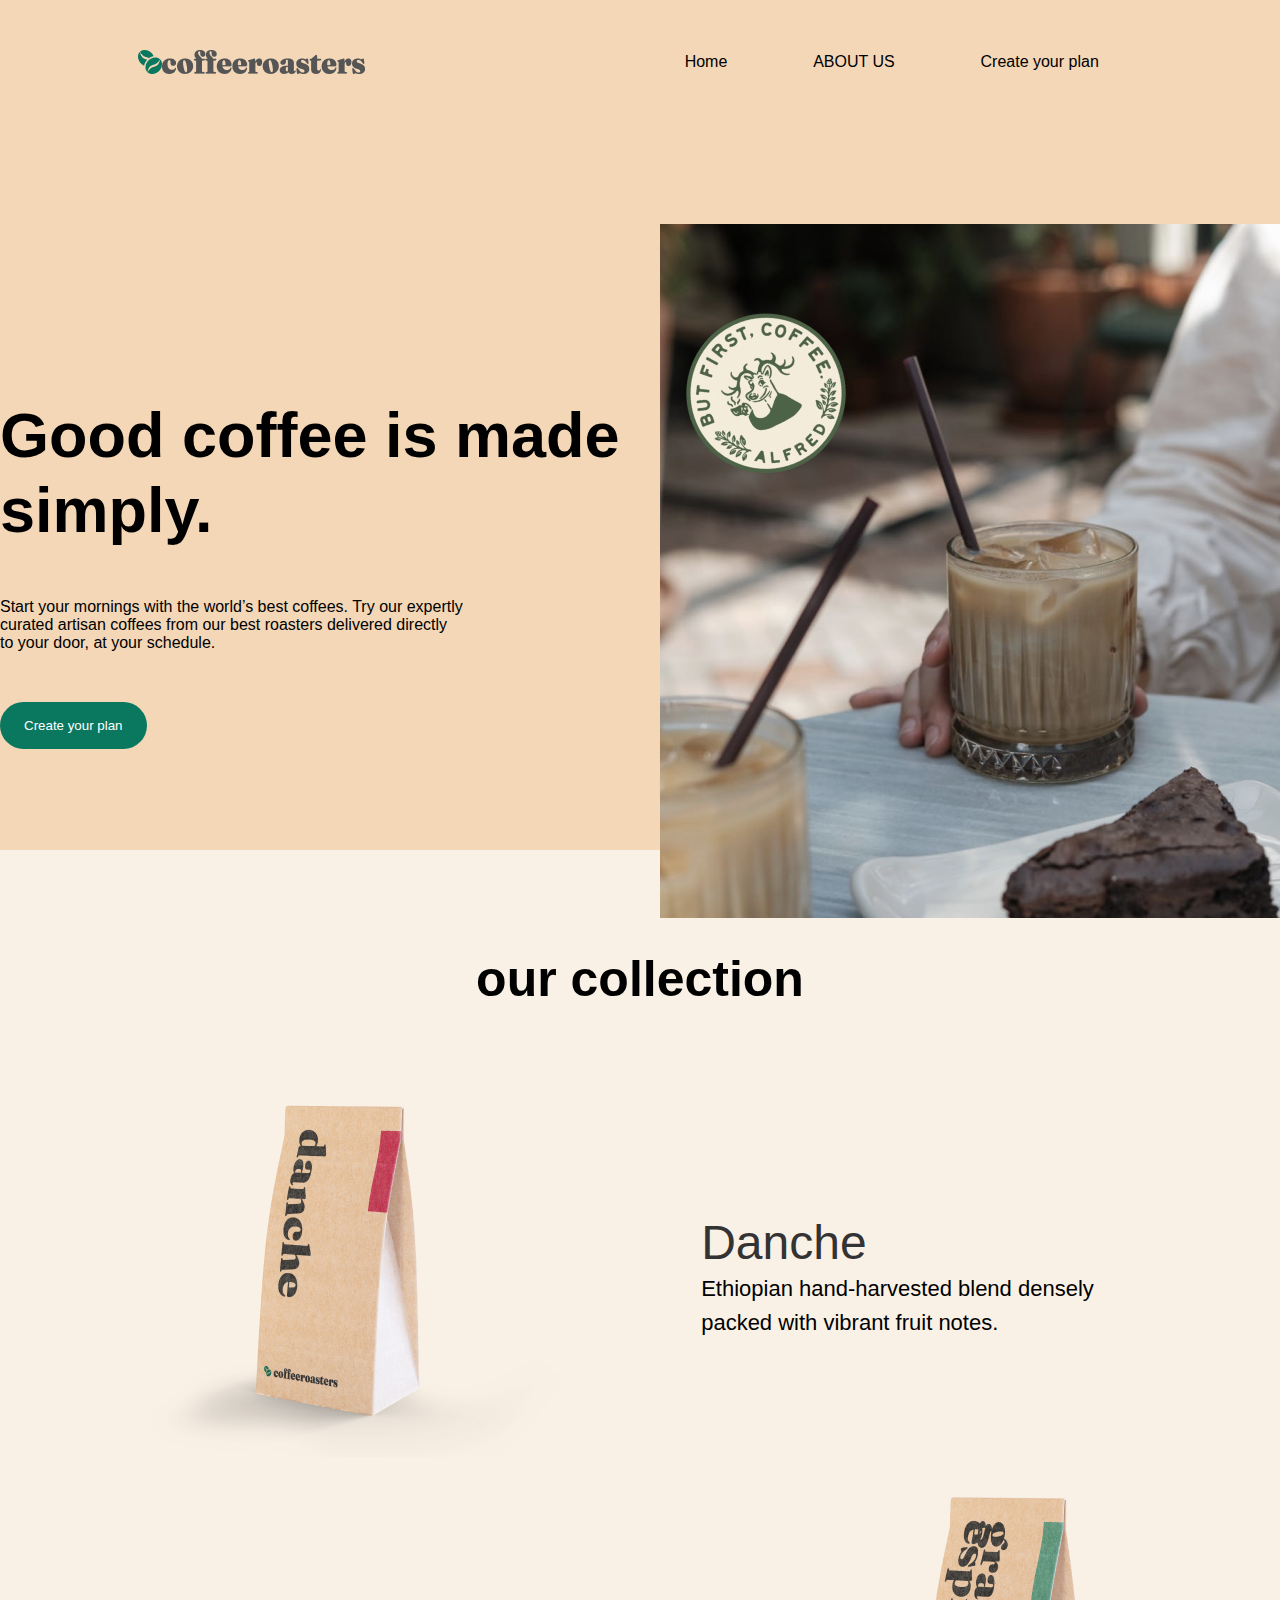
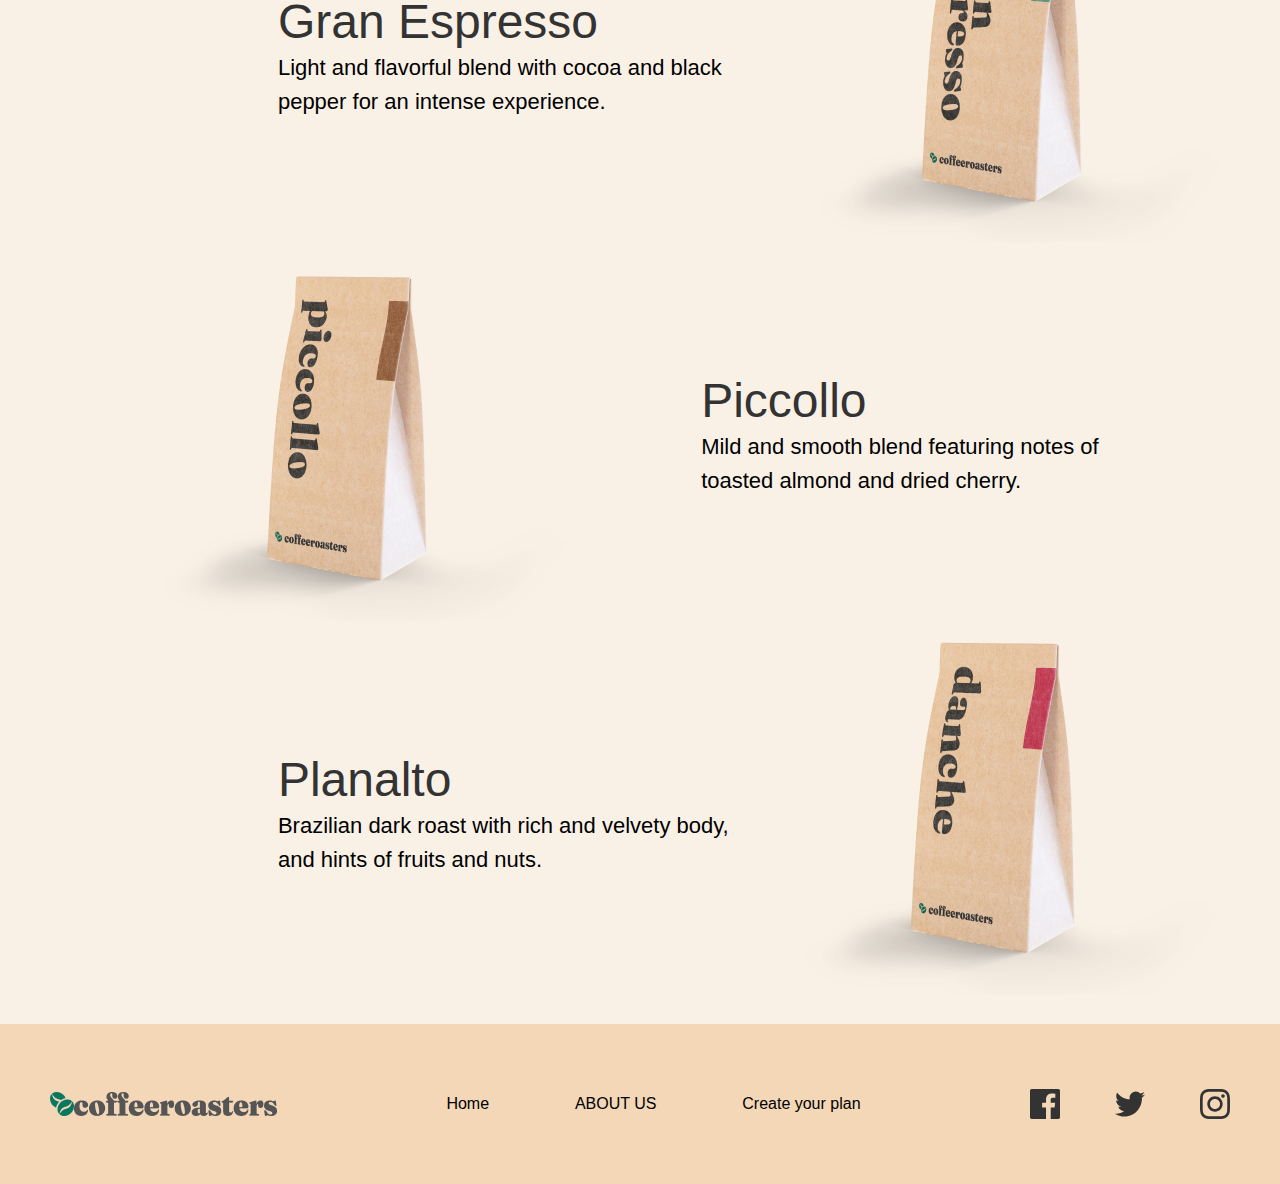
<file: index.html>
<!DOCTYPE html>
<html lang="en">
<head>
    <meta charset="UTF-8">
    <meta name="viewport" content="width=device-width, initial-scale=1.0">
    <title>Document</title>
    <link rel="stylesheet" href="style.css">
</head>
<body>
<div class="box">
    <header>
        <img src="./Group 3614.png" alt="">
        <nav>
            <a href="./index.html">Home</a>
            <a href="./about.html">ABOUT US</a>
            <a href="#!">Create your plan</a>
        </nav>
    </header>

    <section>
        <div class="left">
            <p class="good">Good coffee is made simply.</p>
            <p class="para">Start your mornings with the world’s best coffees. Try our expertly curated artisan coffees from our best roasters delivered directly to your door, at your schedule.</p>
            <button>Create your plan</button>
        </div>
        <div class="right">
            <img class="salom" src="./Rectangle 679.png" alt="">
            <img class="hayr" src="./image 40.png" alt="">
        </div>
    </section>
    <main>
        <h1>our collection</h1>

        <div class="box2">
            <div class="left2">
                <img class="coffe" src="./kopi4.png" alt="">
            </div>
            <div class="right2">
                <h2>Danche</h2>
                <p class="right_p">Ethiopian hand-harvested blend densely packed with vibrant fruit notes.</p>
            </div>
        </div>

        <div class="box3">
            
            <div class="right2">
                <h2>Gran Espresso</h2>
                <p class="right_p">Light and flavorful blend with cocoa and black pepper for an intense experience.</p>
            </div>

            <div class="left2">
                <img class="coffe" src="./kopi1 copy.png" alt="">
            </div>
        </div>
        <div class="box2">
            <div class="left2">
                <img class="coffe" src="./kopi3.png" alt="">
            </div>
            <div class="right2">
                <h2>Piccollo</h2>
                <p class="right_p">Mild and smooth blend featuring notes of toasted almond and dried cherry.</p>
            </div>
        </div>
        <div class="box3">
            
            <div class="right2">
                <h2>Planalto</h2>
                <p class="right_p">Brazilian dark roast with rich and velvety body, and hints of fruits and nuts.</p>
            </div>

            <div class="left2">
                <img class="coffe" src="./kopi4.png" alt="">
            </div>
        </div>

    </main>
    
<footer>
    <img src="./Group 3614.png" alt="">
    <nav>
        <a href="#!">Home</a>
        <a href="#!">ABOUT US</a>
        <a href="#!">Create your plan</a>
    </nav>
    <div class="icon">
        <img src="./Path.svg" alt="">
        <img src="./Path (2).svg" alt="">
        <img src="./Shape.svg" alt="">
    </div>
</footer>
    
</div>
</body>
</html>
</file>
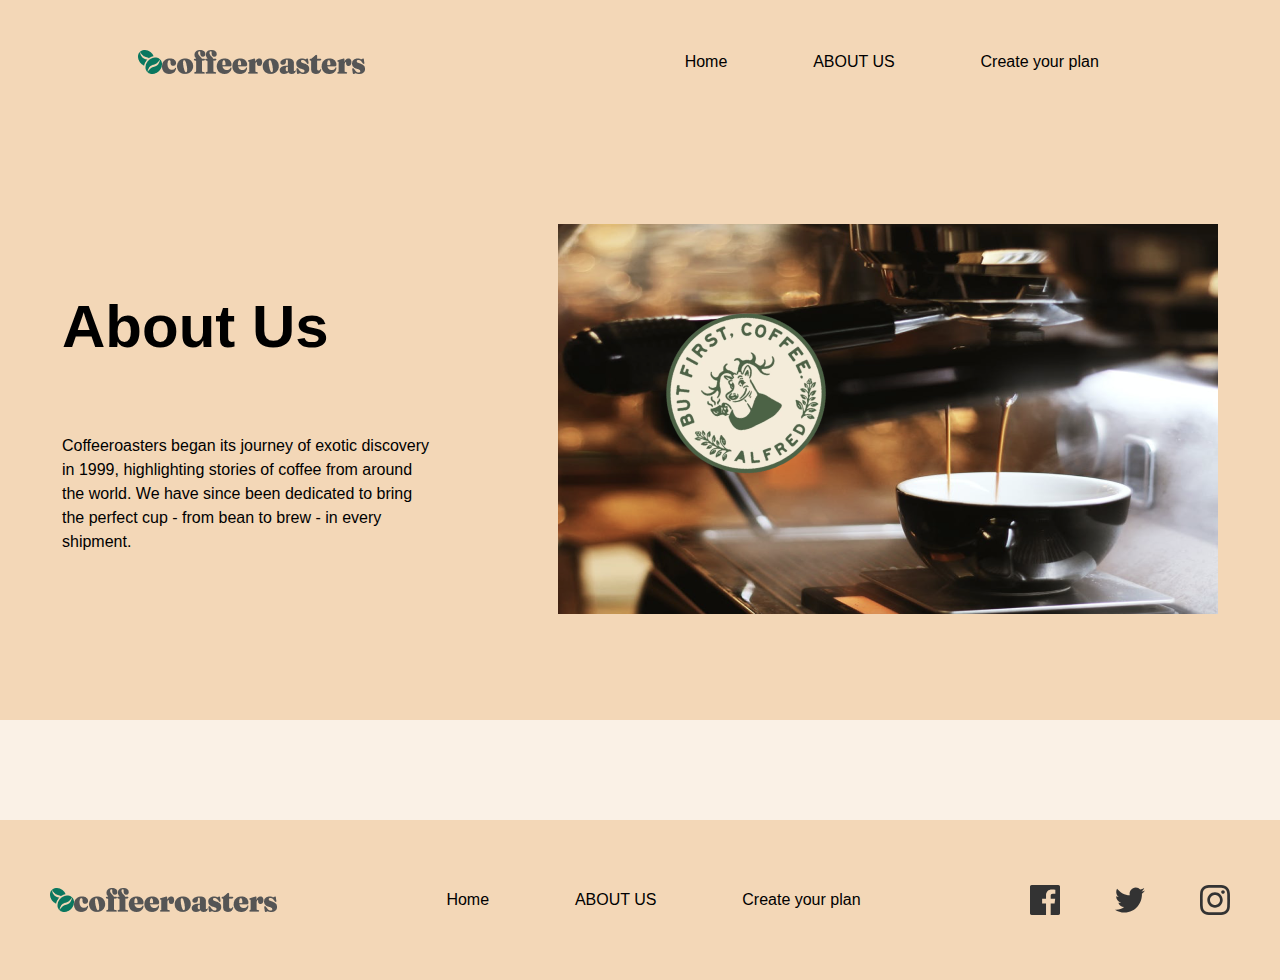
<file: about.html>
<!DOCTYPE html>
<html lang="en">
<head>
    <meta charset="UTF-8">
    <meta name="viewport" content="width=device-width, initial-scale=1.0">
    <title>Document</title>
    <link rel="stylesheet" href="about.css">
</head>
<body>
<div class="box">
        <header>
            <img src="./Group 3614.png" alt="">
            <nav>
                <a href="./index.html">Home</a>
                <a href="./about.html">ABOUT US</a>
                <a href="#!">Create your plan</a>
            </nav>
        </header>
    
        <section>
            <div class="left">
                <h1 class="good">About Us</h1>
                <p class="para">Coffeeroasters began its journey of exotic discovery in 1999, highlighting stories of coffee from around the world. We have since been dedicated to bring the perfect cup - from bean to brew - in every shipment.</p>
                
            </div>
            <div class="right">
                <img class="salom" src="./Rectangle 679 (1).png" alt="">
                <img class="hayr" src="./image 40.png" alt="">
            </div>
        </section>

        
       
    </div>
    <footer>
        <img src="./Group 3614.png" alt="">
        <nav>
            <a href="#!">Home</a>
            <a href="#!">ABOUT US</a>
            <a href="#!">Create your plan</a>
        </nav>
        <div class="icon">
            <img src="./Path.svg" alt="">
            <img src="./Path (2).svg" alt="">
            <img src="./Shape.svg" alt="">
        </div>
    </footer>
        
    
</body>
</html>
</file>
<file: style.css>
*{
    margin: 0;
    padding: 0;
    box-sizing: border-box;
}
body{
    width: 100%;
font-family: 'Lucida Sans', 'Lucida Sans Regular', 'Lucida Grande', 'Lucida Sans Unicode', Geneva, Verdana, sans-serif;
background-color: rgb(250, 241, 230);
}
header{
    display: flex;
    justify-content: space-around;
    align-items: center;
    padding-top: 50px;
}
nav{
    width: 500px;
    display: flex;
    justify-content: space-around;
    align-items: center;
}
a{
    text-decoration: none;
    color: black;
}
.box{
    background-color: #F3D7B7;
    height: 850px;
    width: 100%;
}
.good{

font-size: 63px;
font-weight: 700;
line-height: 75px;
text-align: left;
width: 660px;
height: 150px;
}
.para{
    width: 464px;
    margin: 50px 0px;
}
button{
    width: Hug (193px)px;
height: Hug (51px)px;
padding: 16px 24px 16px 24px;
gap: 10px;
border-radius: 100px ;
background: #0A775F;
border: none;
color: white;
}
section{
    display: flex;
    align-items: center;
    justify-content: space-around;
    margin-top: 150px;
}
.hayr{
    position: absolute;
    bottom:  400px;
    left: 660px;
}
.coffe:hover{
    transition: all 0.4s linear;
    transform: scale(1.2);
}
.coffe{
    transition: all 0.4s linear;
}
h1{
    text-align: center;
    padding-top: 28px;
font-size: 50px;
font-weight: 700;
}
.right_p{
width: 454.26px;
height: 68px;
font-size: 22px;
font-weight: 400;
line-height: 34px;
text-align: left;
}
h2{
font-size: 48px;
font-weight: 500;
line-height: 56.25px;
text-align: left;
color:  #333333;

}

.box2{
    display: flex;
    justify-content: space-evenly;
    align-items: center;
    position: relative;
    top: 80px;
}
.box3{
    display: flex;
    justify-content: space-evenly;
    align-items: center;
    position: relative;
    top: 80px;
    padding-left: 230px;
}
footer{
    margin-top: 100px;
    height: 160px;
    background-color: #F3D7B7;
display: flex;
align-items: center;
justify-content: space-between;
padding: 0px 50px;
}
.icon{
    width: 200px;
    display: flex;
    justify-content: space-between;
}
</file>
<file: about.css>
*{
    margin: 0;
    padding: 0;
    box-sizing: border-box;
}
body{
    width: 100%;
font-family: 'Lucida Sans', 'Lucida Sans Regular', 'Lucida Grande', 'Lucida Sans Unicode', Geneva, Verdana, sans-serif;
background-color: rgb(250, 241, 230);

}
header{
    display: flex;
    justify-content: space-around;
    align-items: center;
    padding-top: 50px;
}
nav{
    width: 500px;
    display: flex;
    justify-content: space-around;
    align-items: center;
}
a{
    text-decoration: none;
    color: black;
}
.left{
    width: 372px;
}
.box{
    background-color: #F3D7B7;
    height: 720px;
    width: 100%;
}
section{
    display: flex;
    align-items: center;
    justify-content: space-around;
    margin-top: 150px;
}
.hayr{
    position: absolute;
    bottom:  400px;
    left: 640px;
}
.para{
    width: 372px;
font-size: 16px;
font-weight: 400;
line-height: 24px;
text-align: left;

}
.good{
font-size: 60px;
font-weight: 700;
line-height: 75px;
text-align: left;
margin-bottom: 70px;

}
footer{
    margin-top: 100px;
    height: 160px;
    background-color: #F3D7B7;
display: flex;
align-items: center;
justify-content: space-between;
padding: 0px 50px;
}
.icon{
    width: 200px;
    display: flex;
    justify-content: space-between;
}
</file>
